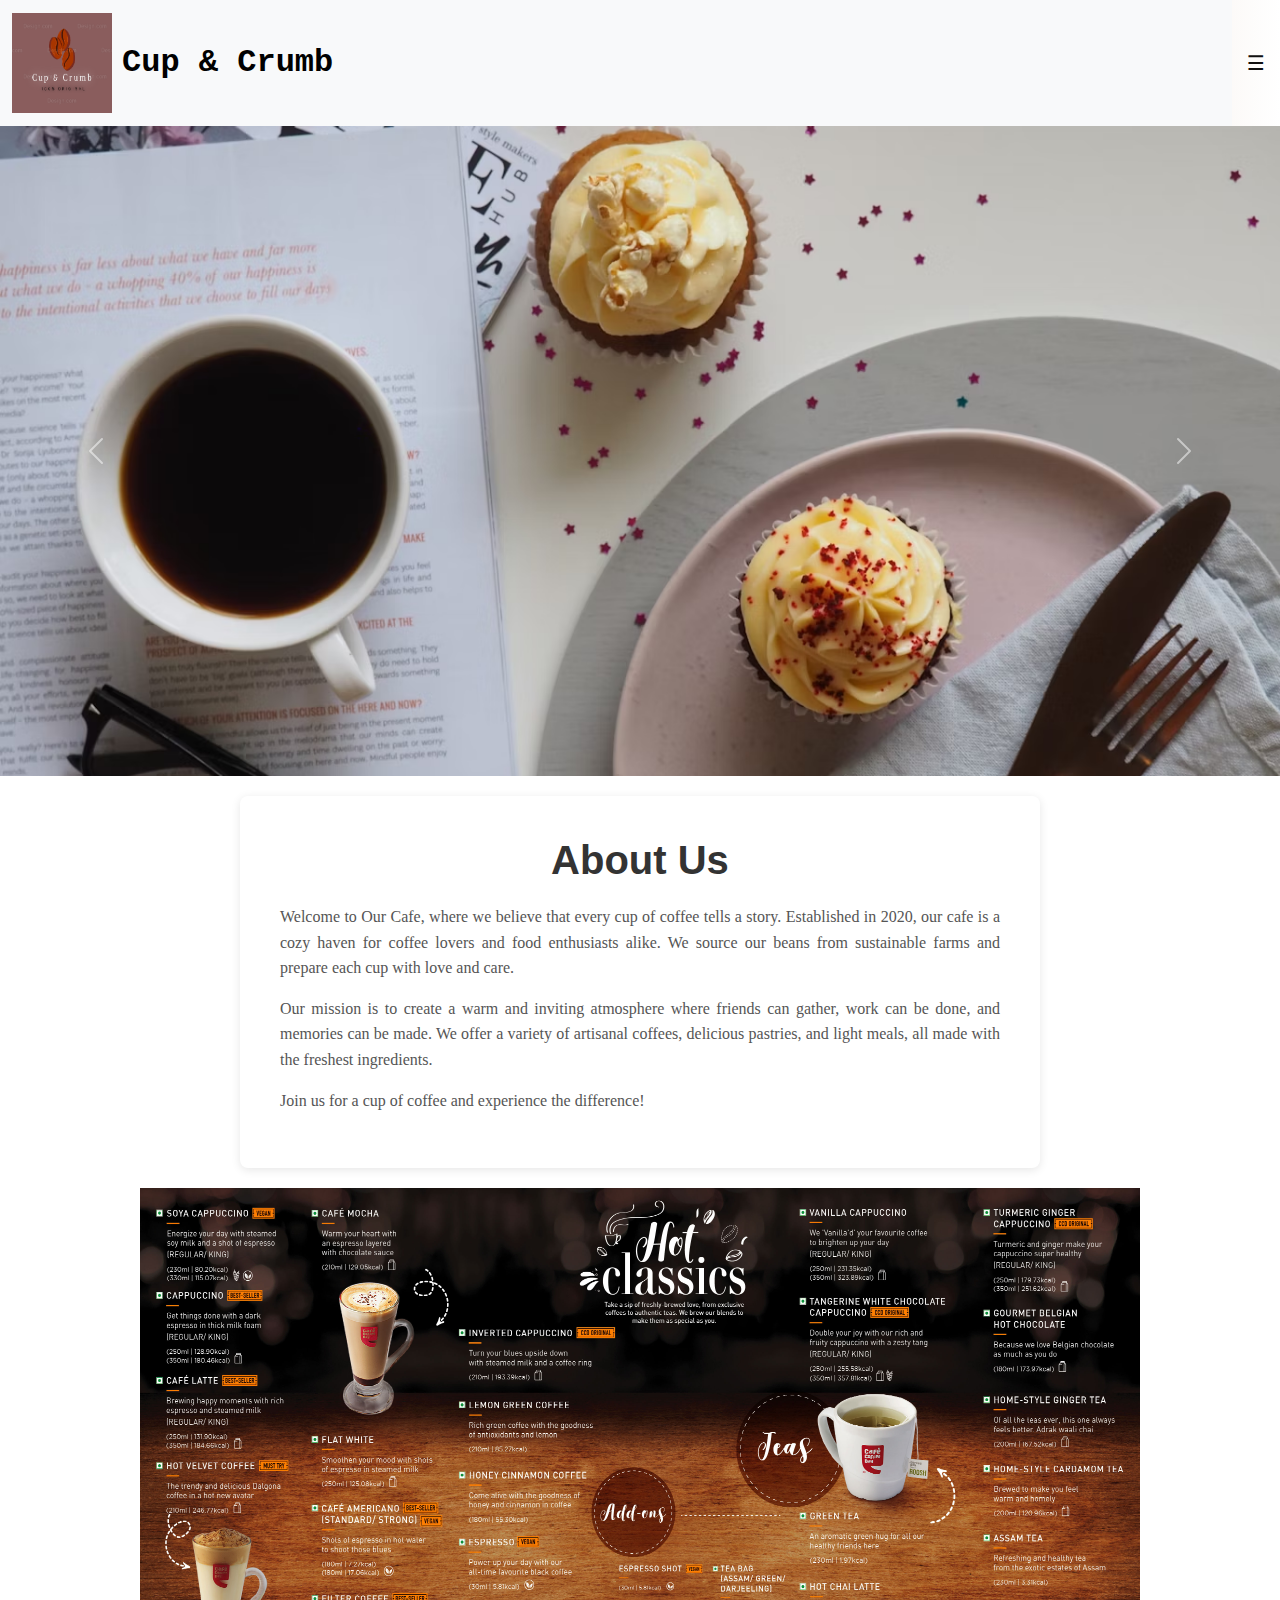
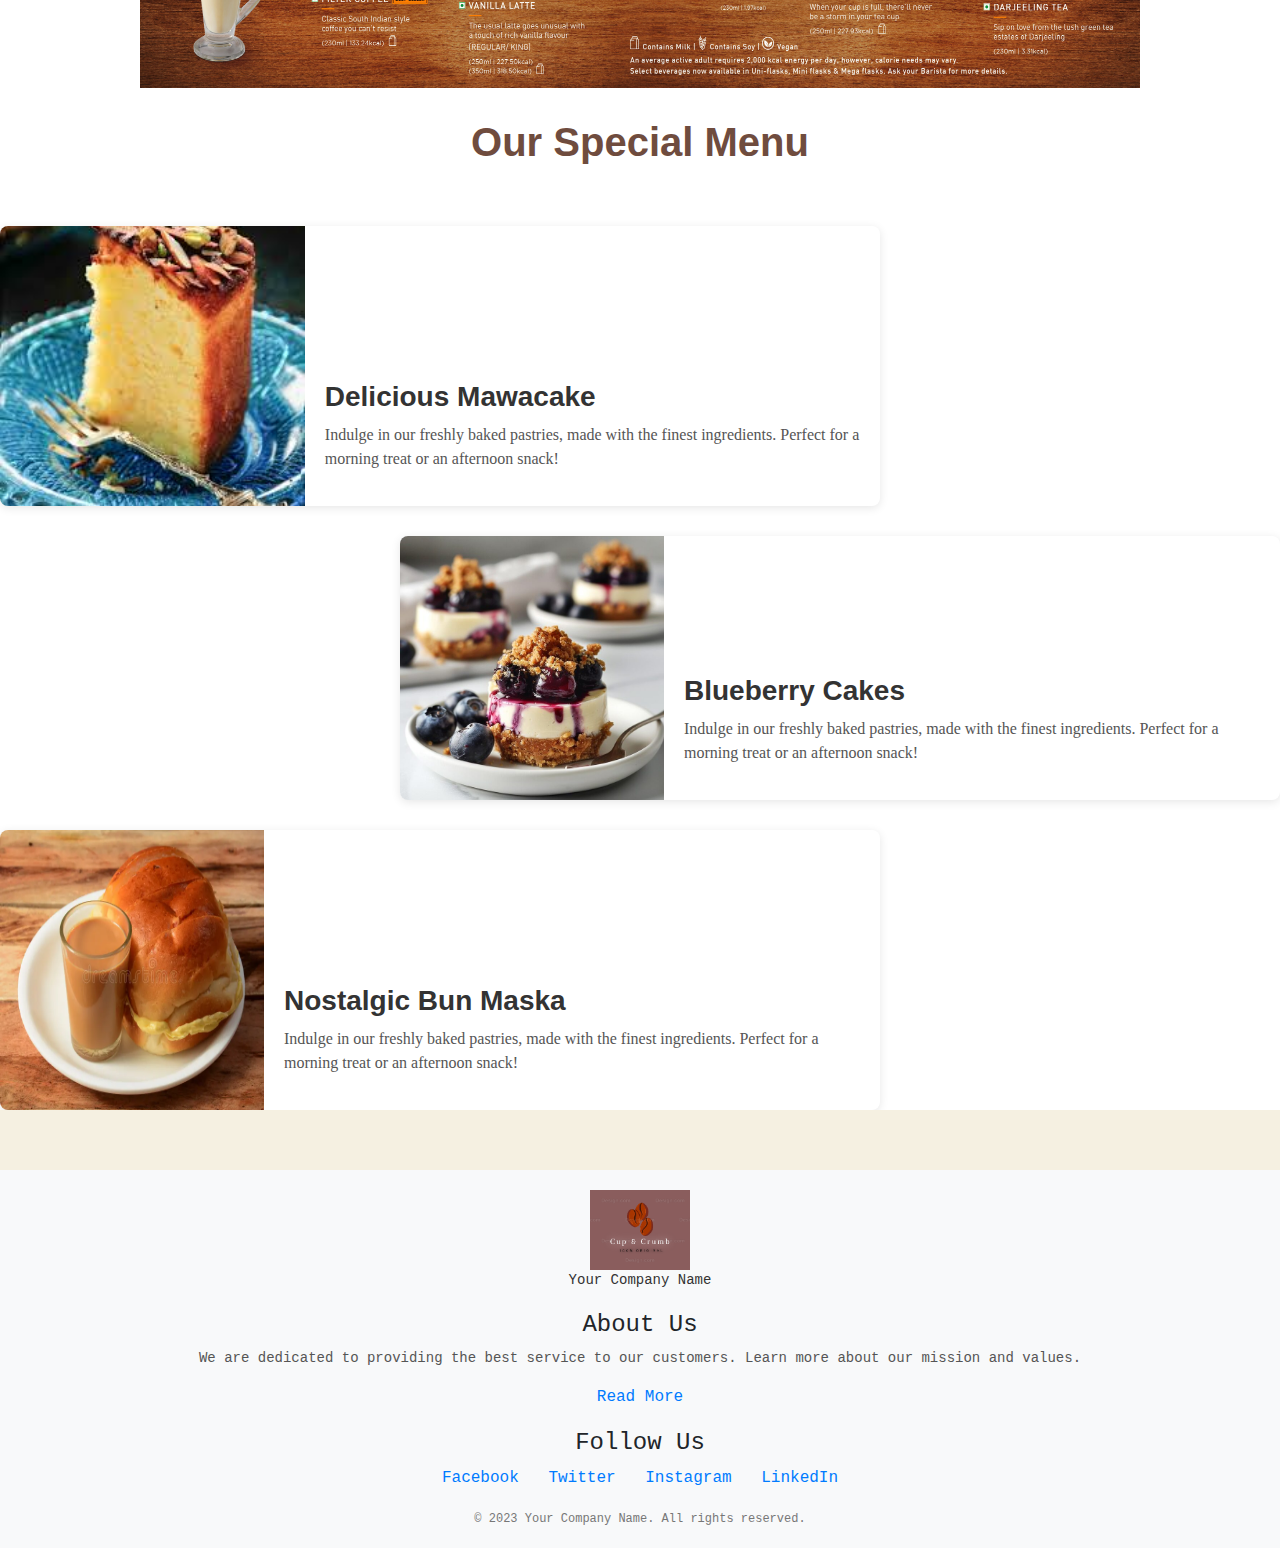
<file: index.html>
<!doctype html>
<html lang="en">
  <head>
    <meta charset="utf-8">
    <meta name="viewport" content="width=device-width, initial-scale=1">
    <title>Cup & Crumb</title>
    <link rel="stylesheet"href="style.css">
    <link rel="icon" href="logo1.png" type="image/png">
    <link href="https://cdn.jsdelivr.net/npm/bootstrap@5.3.3/dist/css/bootstrap.min.css" rel="stylesheet" integrity="sha384-QWTKZyjpPEjISv5WaRU9OFeRpok6YctnYmDr5pNlyT2bRjXh0JMhjY6hW+ALEwIH" crossorigin="anonymous">
  </head>
  <body>

    <!-- slide bar dashboard section -->
    <div id="mySidepanel" class="sidepanel">
      <a href="javascript:void(0)" class="closebtn" onclick="closeNav()">×</a>
      <a href="Signup.html">Sign Up</a>
      <a href="Aboutus.html">About us</a>
      <a href="locaion.html">location</a>
      <a href="contact.html">contact us</a>
      <a href="feature.html">Features</a>
    </div>
    <button class="openbtn" onclick="openNav()">☰</button>  
    
  
<!--A logo Section-->
<div class="logo1">
  <nav class="navbar bg-body-tertiary">
    <div class="container-fluid">
      <a class="navbar-brand" href="#">
        <img src="logo1.png" alt="Logo" width="100" height="100" class="d-inline-block align-text-top">

        <span>Cup & Crumb</span> 
      </a>
    </div>
    
  </nav>
  
</div>

<!-- side bar section -->
<!-- <div id="mySidepanel" class="sidepanel">
  <a href="javascript:void(0)" class="closebtn" onclick="closeNav()">×</a>
  <a href="#">About</a>
  <a href="#">Services</a>
  <a href="#">Clients</a>
  <a href="#">Contact</a>
</div>

<button class="openbtn" onclick="openNav()">☰ Toggle Sidepanel</button>   -->






<!--the Navbar Section-->
<!-- <nav class="search">
<nav class="navbar navbar-expand-lg bg-body-tertiary">
  
      <div class="container-fluid" >
        <a class="navbar-brand" href="#">Home</a>
        <button class="navbar-toggler" type="button" data-bs-toggle="collapse" data-bs-target="#navbarNavAltMarkup" aria-controls="navbarNavAltMarkup" aria-expanded="false" aria-label="Toggle navigation">
          <span class="navbar-toggler-icon"></span>
        </button>


        <div class="collapse navbar-collapse" id="navbarNavAltMarkup">
          <div class="navbar-nav">
            <li class="nav-item dropdown">
              <a class="nav-link dropdown-toggle" href="#" role="button" data-bs-toggle="dropdown" aria-expanded="false">
              Menu
              </a>
              <ul class="dropdown-menu">
                <li><a class="dropdown-item" href="coffee.html">Coffee,Tea & Milkshakes </a></li>
                <li><a class="dropdown-item" href="sandwitche.html">Sandwitches</a></li>
                <li><a class="dropdown-item" href="soda.html">Sodas</a></li>
                <li><a class="dropdown-item" href="cakes.html">Cakes</a></li>
              </ul>
            </li>


            <a class="nav-link" aria-current="page" href="location.html">Location</a>
            <a class="nav-link" href="Feature.html">Features</a>
            <a class="nav-link" href="contact us.html">contact us</a>
            
            <form class="searchbox" role="search">
              <input class="form-control me-2" type="search" placeholder="Ex.Cakes,Coffee..." aria-label="Search">
              <button class="btn btn-outline-success" type="submit">Search</button>
            </form>

          </div>
        </div>
      </div>
    
    </nav>
  </nav> -->

  <!--hero image section-->

  <div id="carouselExampleAutoplaying" class="carousel slide" data-bs-ride="carousel">
    <div class="carousel-inner">
      <div class="carousel-item active">
        <img src="hero3.png" class="d-block w-100" alt="shop">
      </div>
      <div class="carousel-item">
        <img src="hero2.png" class="d-block w-100" alt="cakes">
      </div>
      <div class="carousel-item">
        <img src="hero1.png" class="d-block w-100" alt="coffee">
      </div>
    </div>
    <button class="carousel-control-prev" type="button" data-bs-target="#carouselExampleAutoplaying" data-bs-slide="prev">
      <span class="carousel-control-prev-icon" aria-hidden="true"></span>
      <span class="visually-hidden">Previous</span>
    </button>
    <button class="carousel-control-next" type="button" data-bs-target="#carouselExampleAutoplaying" data-bs-slide="next">
      <span class="carousel-control-next-icon" aria-hidden="true"></span>
      <span class="visually-hidden">Next</span>
    </button>
  </div>

 <!--About me section-->
 <div class="about-section">
  <h1>About Us</h1>
  <p>Welcome to Our Cafe, where we believe that every cup of coffee tells a story. Established in 2020, our cafe is a cozy haven for coffee lovers and food enthusiasts alike. We source our beans from sustainable farms and prepare each cup with love and care.</p>
  <p>Our mission is to create a warm and inviting atmosphere where friends can gather, work can be done, and memories can be made. We offer a variety of artisanal coffees, delicious pastries, and light meals, all made with the freshest ingredients.</p>
  <p>Join us for a cup of coffee and experience the difference!</p>
</div>

<!-- menu card -->
<div class="menucard">
  <img src="img1.png" alt="menu">
</div>

<!-- title of fav menu section -->

<div class="titlemenu">

<h1>Our Special Menu</h1>

</div>


<!-- favourite menu-->


<div class="image-text-box">
  <img src="mawacake.png" alt="Delicious Pastry" class="image">
  <div class="text-content">
      <h3>Delicious Mawacake</h3>
      <p>Indulge in our freshly baked pastries, made with the finest ingredients. Perfect for a morning treat or an afternoon snack!</p>
     
  </div>
</div>


<div class="image-text-box_1">
  <img src="blueberrycake.png" alt="Delicious Pastry" class="image">
  <div class="text-content">
      <h3>Blueberry Cakes</h3>
      <p>Indulge in our freshly baked pastries, made with the finest ingredients. Perfect for a morning treat or an afternoon snack!</p>
      
  </div>
</div>

<div class="image-text-box_2">
  <img src="bunmaska.png" alt="Delicious Pastry" class="image">
  <div class="text-content">
      <h3>Nostalgic Bun Maska</h3>
      <p>Indulge in our freshly baked pastries, made with the finest ingredients. Perfect for a morning treat or an afternoon snack!</p>
    
  </div>
</div>


<!-- footer of webpage -->
<footer class="footersec"><footer style="background-color: #f8f9fa; padding: 20px; text-align: center;">
  <div style="margin-bottom: 20px;">
      <img src="logo1.png" alt="Company Logo" style="width: 100px; height: auto;">
      <p style="font-size: 14px; color: #333;">Your Company Name</p>
  </div>
  
  <div style="margin-bottom: 20px;">
      <h4>About Us</h4>
      <p style="font-size: 14px; color: #555;">
          We are dedicated to providing the best service to our customers. Learn more about our mission and values.
      </p>
      <a href="about.html" style="text-decoration: none; color: #007bff;">Read More</a>
  </div>
  
  <div>
      <h4>Follow Us</h4>
      <a href="https://facebook.com" style="margin: 0 10px; text-decoration: none; color: #007bff;">Facebook</a>
      <a href="https://twitter.com" style="margin: 0 10px; text-decoration: none; color: #007bff;">Twitter</a>
      <a href="https://instagram.com" style="margin: 0 10px; text-decoration: none; color: #007bff;">Instagram</a>
      <a href="https://linkedin.com" style="margin: 0 10px; text-decoration: none; color: #007bff;">LinkedIn</a>
  </div>

  <div style="margin-top: 20px; font-size: 12px; color: #777;">
    &copy; 2023 Your Company Name. All rights reserved.
</div>
</footer>


</footer>

  
  

  


    
<script>
  // side bar menu section
function openNav() {
  document.getElementById("mySidepanel").style.width = "300px";
}

function closeNav() {
  document.getElementById("mySidepanel").style.width = "0";
}

</script>
  </body>
</html>
</file>
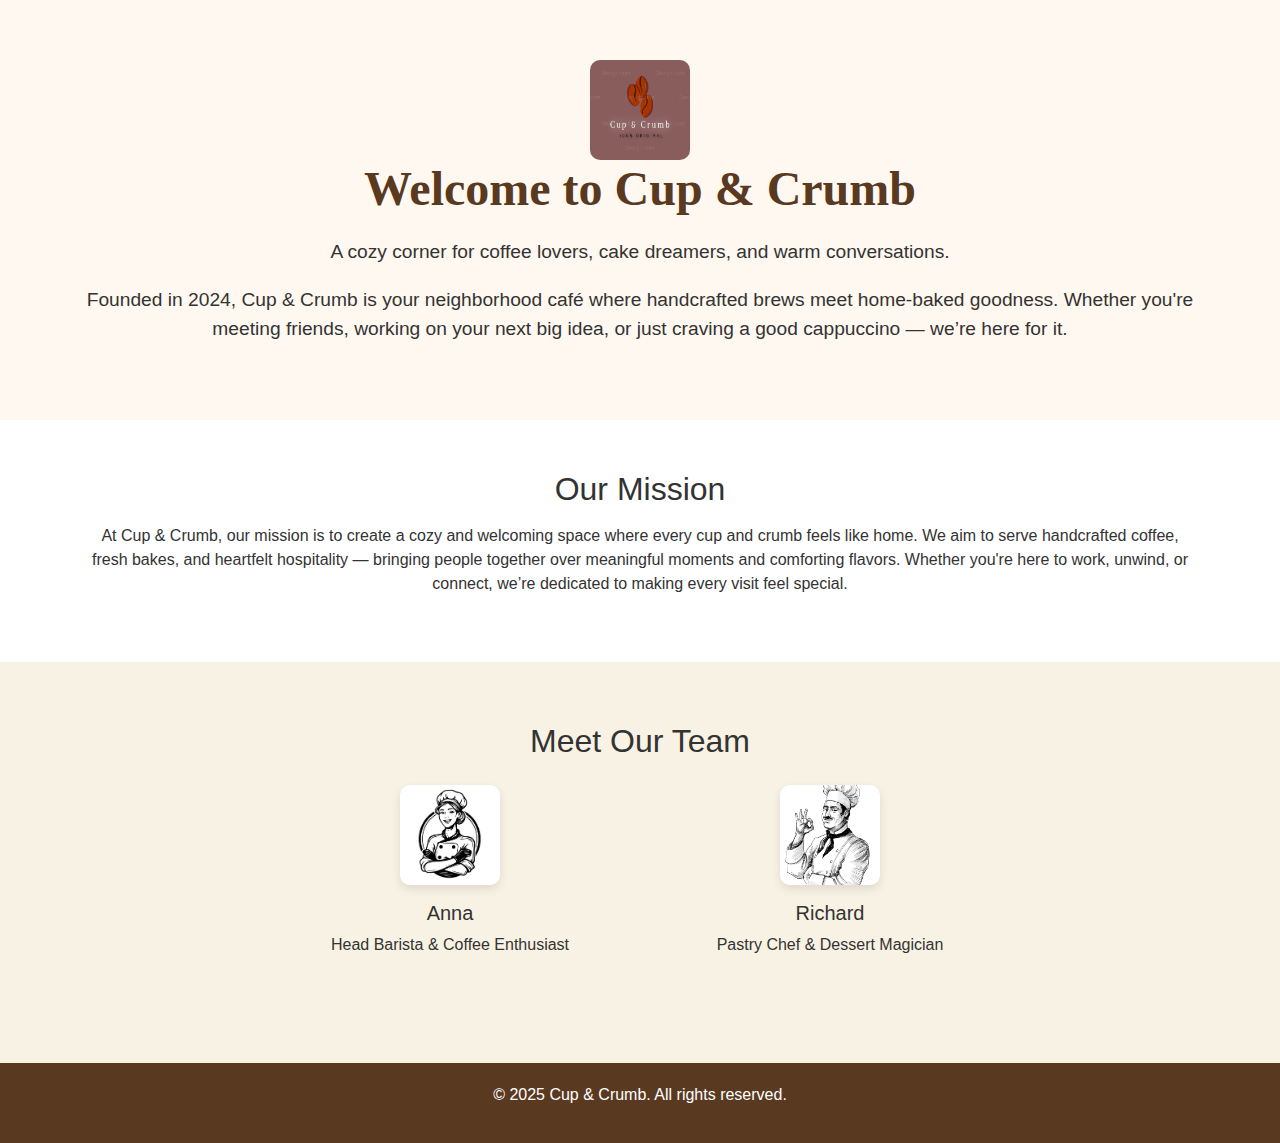
<file: aboutus.html>
<!DOCTYPE html>
<html lang="en">
<head>
  <meta charset="UTF-8">
  <title>About Us | Cup & Crumb</title>
  <meta name="viewport" content="width=device-width, initial-scale=1">
  <link href="https://cdn.jsdelivr.net/npm/bootstrap@5.3.3/dist/css/bootstrap.min.css" rel="stylesheet">
  <link rel="icon" href="logo1.png" type="image/png">
  <style>
    body {
      font-family: 'Segoe UI', sans-serif;
      background-color: #fdfaf6;
      color: #333;
    }
    .about-section {
      padding: 60px 15px;
      text-align: center;
      background-color: #fff8f0;
    }
    .about-section h1 {
      font-size: 3rem;
      font-weight: bold;
      color: #5a3921;
    }
    .about-section p {
      font-size: 1.2rem;
      margin-top: 20px;
    }
    .mission-section {
      padding: 50px 15px;
      background-color: #fff;
    }
    .team-section {
      padding: 60px 15px;
      background-color: #f8f2e4;
    }
    .team-member {
      margin-bottom: 30px;
    }
    .team-member img {
      border-radius: 50%;
      width: 150px;
      height: 150px;
      object-fit: cover;
      box-shadow: 0 4px 10px rgba(0,0,0,0.1);
    }
    footer {
      padding: 20px;
      background-color: #5a3921;
      color: white;
      text-align: center;
    }
    .container img{
        width: 100px;
        height: 100px;
        border-radius: 10px;
    }
    .container h1{
        font-weight: 800;
        font-family: 'Playfair Display', serif;
    }
  </style>
</head>
<body>

<!-- About Section -->
<section class="about-section">
  <div class="container">
    <img src="logo1.png" alt="logo">
    <h1>Welcome to Cup & Crumb</h1>
    <p>A cozy corner for coffee lovers, cake dreamers, and warm conversations.</p>
    <p>Founded in 2024, Cup & Crumb is your neighborhood café where handcrafted brews meet home-baked goodness. Whether you're meeting friends, working on your next big idea, or just craving a good cappuccino — we’re here for it.</p>
  </div>
</section>

<!-- Mission Section -->
<section class="mission-section">
  <div class="container text-center">
    <h2 >Our Mission</h2>
    <p class="mt-3">At Cup & Crumb, our mission is to create a cozy and welcoming space where every cup and crumb feels like home.
We aim to serve handcrafted coffee, fresh bakes, and heartfelt hospitality — bringing people together over meaningful moments and comforting flavors.
Whether you're here to work, unwind, or connect, we’re dedicated to making every visit feel special.
</p>
  </div>
</section>

<!-- Team Section -->
<section class="team-section">
  <div class="container text-center">
    <h2>Meet Our Team</h2>
    <div class="row justify-content-center mt-4">
      <div class="col-md-4 team-member">
        <img src="chef1.png" alt="Barista Anna">
        <h5 class="mt-3">Anna</h5>
        <p>Head Barista & Coffee Enthusiast</p>
      </div>
      <div class="col-md-4 team-member">
        <img src="chef2.png" alt="Chef Rahul">
        <h5 class="mt-3">Richard</h5>
        <p>Pastry Chef & Dessert Magician</p>
      </div>
    </div>
  </div>
</section>

<!-- Footer -->
<footer>
  <p>&copy; 2025 Cup & Crumb. All rights reserved.</p>
</footer>

</body>
</html>
</file>
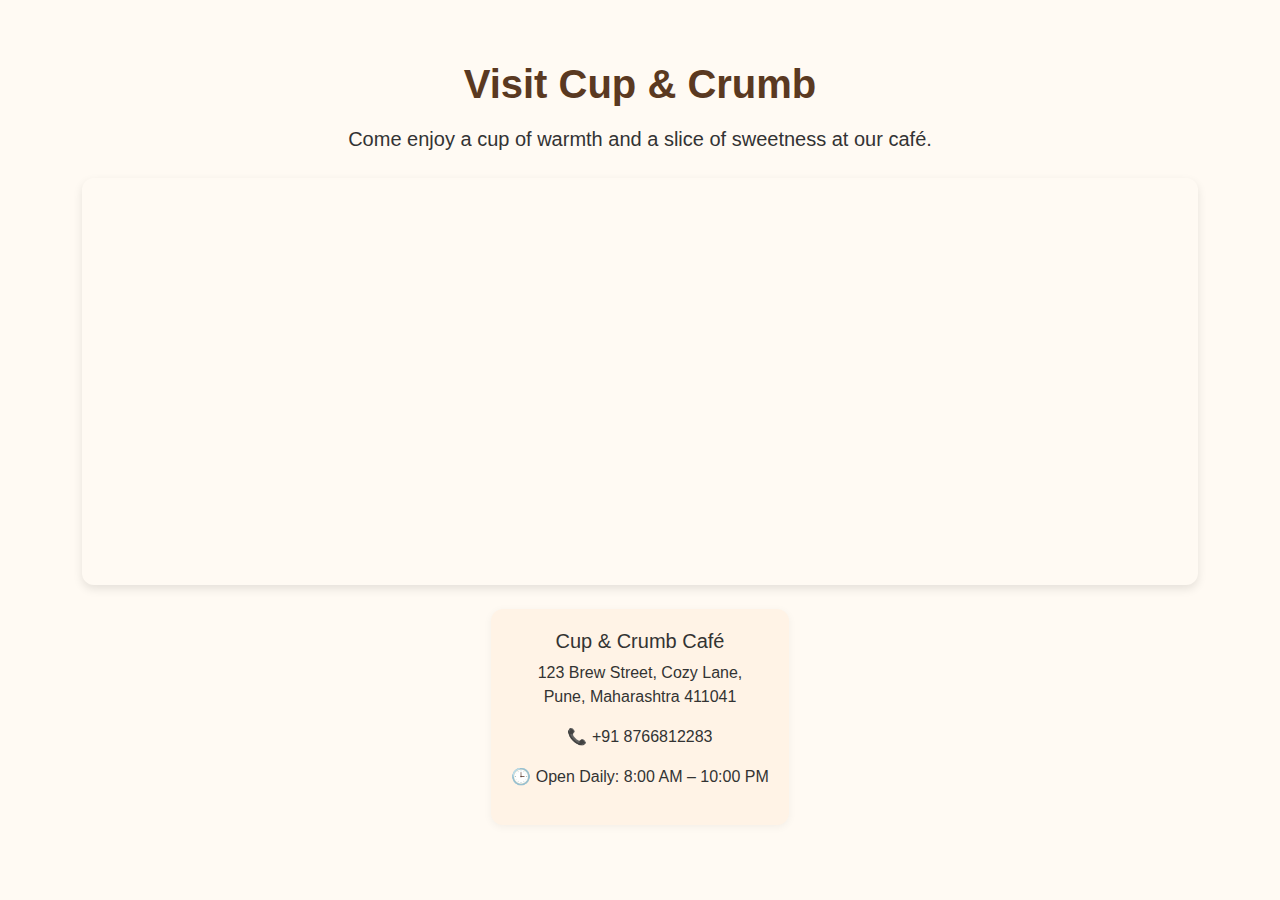
<file: location.html>
<!DOCTYPE html>
<html lang="en">
<head>
  <meta charset="UTF-8">
  <title>Our Location | Cup & Crumb</title>
  <meta name="viewport" content="width=device-width, initial-scale=1">
  <link href="https://cdn.jsdelivr.net/npm/bootstrap@5.3.3/dist/css/bootstrap.min.css" rel="stylesheet">
  <link rel="icon" href="logo1.png" type="image/png">
  <style>
    body {
      font-family: 'Poppins', sans-serif;
      background-color: #fffaf3;
      color: #333;
    }
    .location-section {
      padding: 60px 15px;
      text-align: center;
    }
    h1 {
      color: #5a3921;
      font-weight: bold;
    }
    .map-container {
      margin-top: 30px;
      border-radius: 12px;
      overflow: hidden;
      box-shadow: 0 4px 10px rgba(0,0,0,0.1);
    }
    iframe {
      width: 100%;
      height: 400px;
      border: none;
    }
    .address-box {
      margin-top: 30px;
      background-color: #fff3e6;
      padding: 20px;
      border-radius: 12px;
      box-shadow: 0 2px 8px rgba(0,0,0,0.05);
      display: inline-block;
    }
  </style>
</head>
<body>

<!-- Location Section -->
<section class="location-section">
  <div class="container">
    <h1>Visit Cup & Crumb</h1>
    <p class="lead mt-3">Come enjoy a cup of warmth and a slice of sweetness at our café.</p>

    <!-- Google Map Embed -->
    <div class="map-container mt-4">
      <iframe 
        src="https://www.google.com/maps/embed?pb=!1m18!1m12!1m3!1d3783.0071118469214!2d73.83180037516062!3d18.516003382573135!2m3!1f0!2f0!3f0!3m2!1i1024!2i768!4f13.1!3m3!1m2!1s0x3bc2c0717d111d0f%3A0x888d88df2bc74189!2sCafe!5e0!3m2!1sen!2sin!4v1684840000000!5m2!1sen!2sin" 
        allowfullscreen="" 
        loading="lazy" 
        referrerpolicy="no-referrer-when-downgrade">
      </iframe>
      
    </div>

    <!-- Address Info -->
    <div class="address-box mt-4">
      <h5>Cup & Crumb Café</h5>
      <p>123 Brew Street, Cozy Lane,<br>Pune, Maharashtra 411041</p>
      <p>📞 +91 8766812283</p>
      <p>🕒 Open Daily: 8:00 AM – 10:00 PM</p>
    </div>
  </div>
</section>

</body>
</html>
</file>
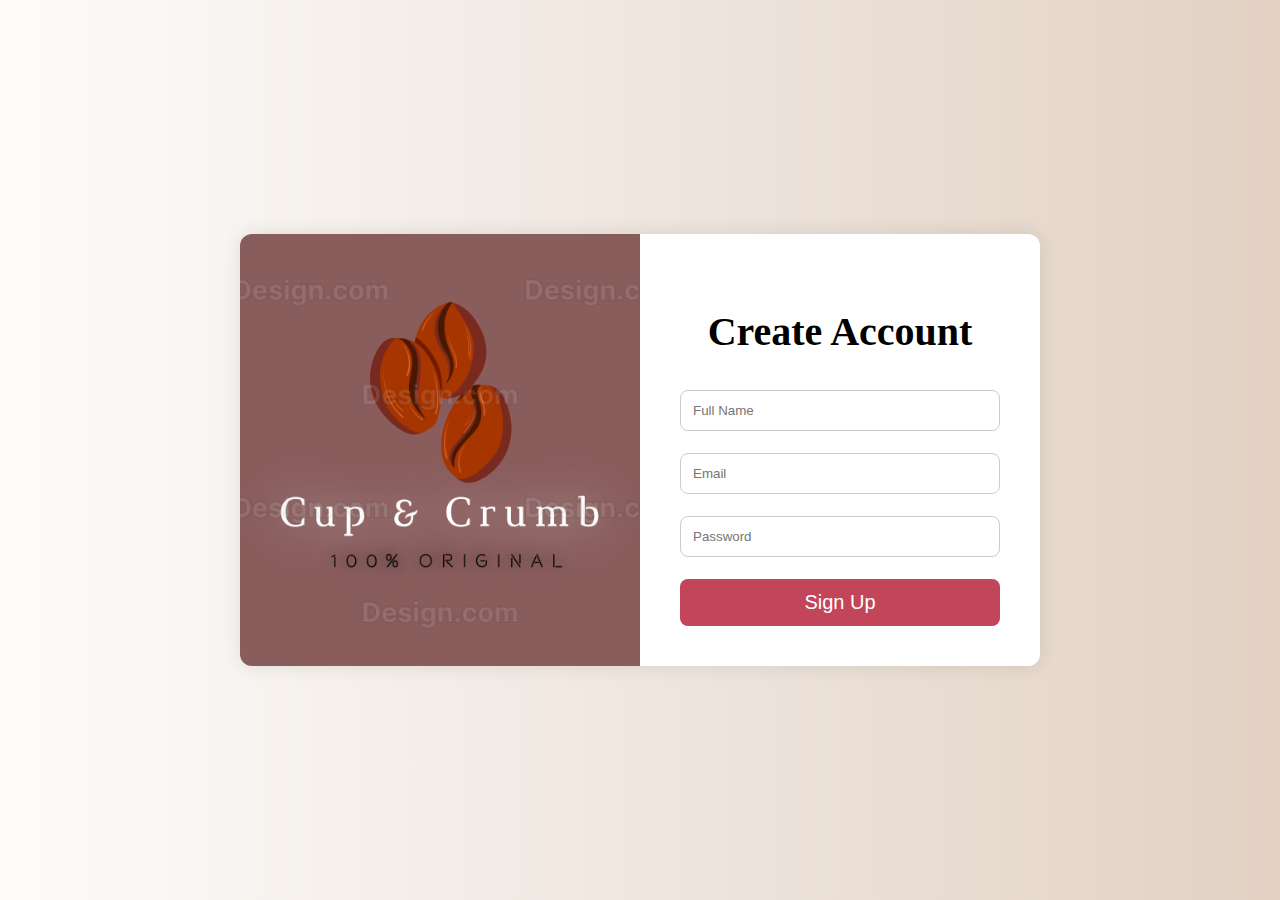
<file: Signup.html>
<!DOCTYPE html>
<html lang="en">
<head>
  <meta charset="UTF-8">
  <meta name="viewport" content="width=device-width, initial-scale=1">
  <title>Sign Up| Cup & Crumb</title>
  <style>
    * {
      box-sizing: border-box;
    }

    body {
      font-family: Arial, sans-serif;
      background: linear-gradient(to right, #fdfcfb, #e2d1c3);
      margin: 0;
      padding: 0;
      height: 100vh;
      display: flex;
      justify-content: center;
      align-items: center;
    }

    .container {
      display: flex;
      background: white;
      width: 800px;
      box-shadow: 0 0 20px rgba(0, 0, 0, 0.1);
      border-radius: 12px;
      overflow: hidden;
    }

    .image-section {
      width: 50%;
      background: #ddd;
    }

    .image-section img {
      width: 100%;
      height: 100%;
      object-fit: cover;
    }

    .form-section {
      width: 50%;
      padding: 40px;
    }

    .form-section h2 {
      text-align: center;
      margin-bottom: 25px;
      font-size: 2.5rem;
      font-family: 'Playfair Display', serif; 
    
    }

    input[type="text"],
    input[type="email"],
    input[type="password"] {
      width: 100%;
      padding: 12px;
      margin: 10px 0;
      border: 1px solid #ccc;
      border-radius: 8px;
    }

    button {
      width: 100%;
      padding: 12px;
      background-color: rgb(194, 69, 90);
      color: white;
      border: none;
      border-radius: 8px;
      font-size: 20px;
      cursor: pointer;
      margin-top: 10px;
    }

    button:hover {
      background-color: rgb(184, 91, 106);
    }

    .error {
      color: red;
      font-size: 14px;
      margin-top: -8px;
      margin-bottom: 10px;
    }

    @media (max-width: 768px) {
      .container {
        flex-direction: column;
        width: 90%;
      }

      .image-section,
      .form-section {
        width: 100%;
      }

      .image-section {
        height: 200px;
      }
    }
    
  </style>
</head>
<body>

  <div class="container">
    <div class="image-section">
      <img src="logo1.png" alt="Sign Up Image">
    </div>
    <div class="form-section">
      <h2>Create Account</h2>
      <form id="signupForm">
        <input type="text" id="name" placeholder="Full Name" required>
        <div class="error" id="nameError"></div>

        <input type="email" id="email" placeholder="Email" required>
        <div class="error" id="emailError"></div>

        <input type="password" id="password" placeholder="Password" required>
        <div class="error" id="passwordError"></div>

        <button type="submit">Sign Up</button>
      </form>
    </div>
  </div>






  <script>
    document.getElementById("signupForm").addEventListener("submit", function(e) {
      e.preventDefault();

      document.getElementById("nameError").textContent = "";
      document.getElementById("emailError").textContent = "";
      document.getElementById("passwordError").textContent = "";

      const name = document.getElementById("name").value.trim();
      const email = document.getElementById("email").value.trim();
      const password = document.getElementById("password").value;

      let valid = true;

      if (name === "") {
        document.getElementById("nameError").textContent = "Name is required";
        valid = false;
      }

      const emailPattern = /^[^\s@]+@[^\s@]+\.[^\s@]+$/;
      if (!emailPattern.test(email)) {
        document.getElementById("emailError").textContent = "Enter a valid email";
        valid = false;
      }

      if (password.length < 6) {
        document.getElementById("passwordError").textContent = "Password must be at least 6 characters";
        valid = false;
      }

      if (valid) {
        alert("Sign up successful!");
        document.getElementById("signupForm").reset();
      }
    });
  </script>

</body>
</html>
</file>
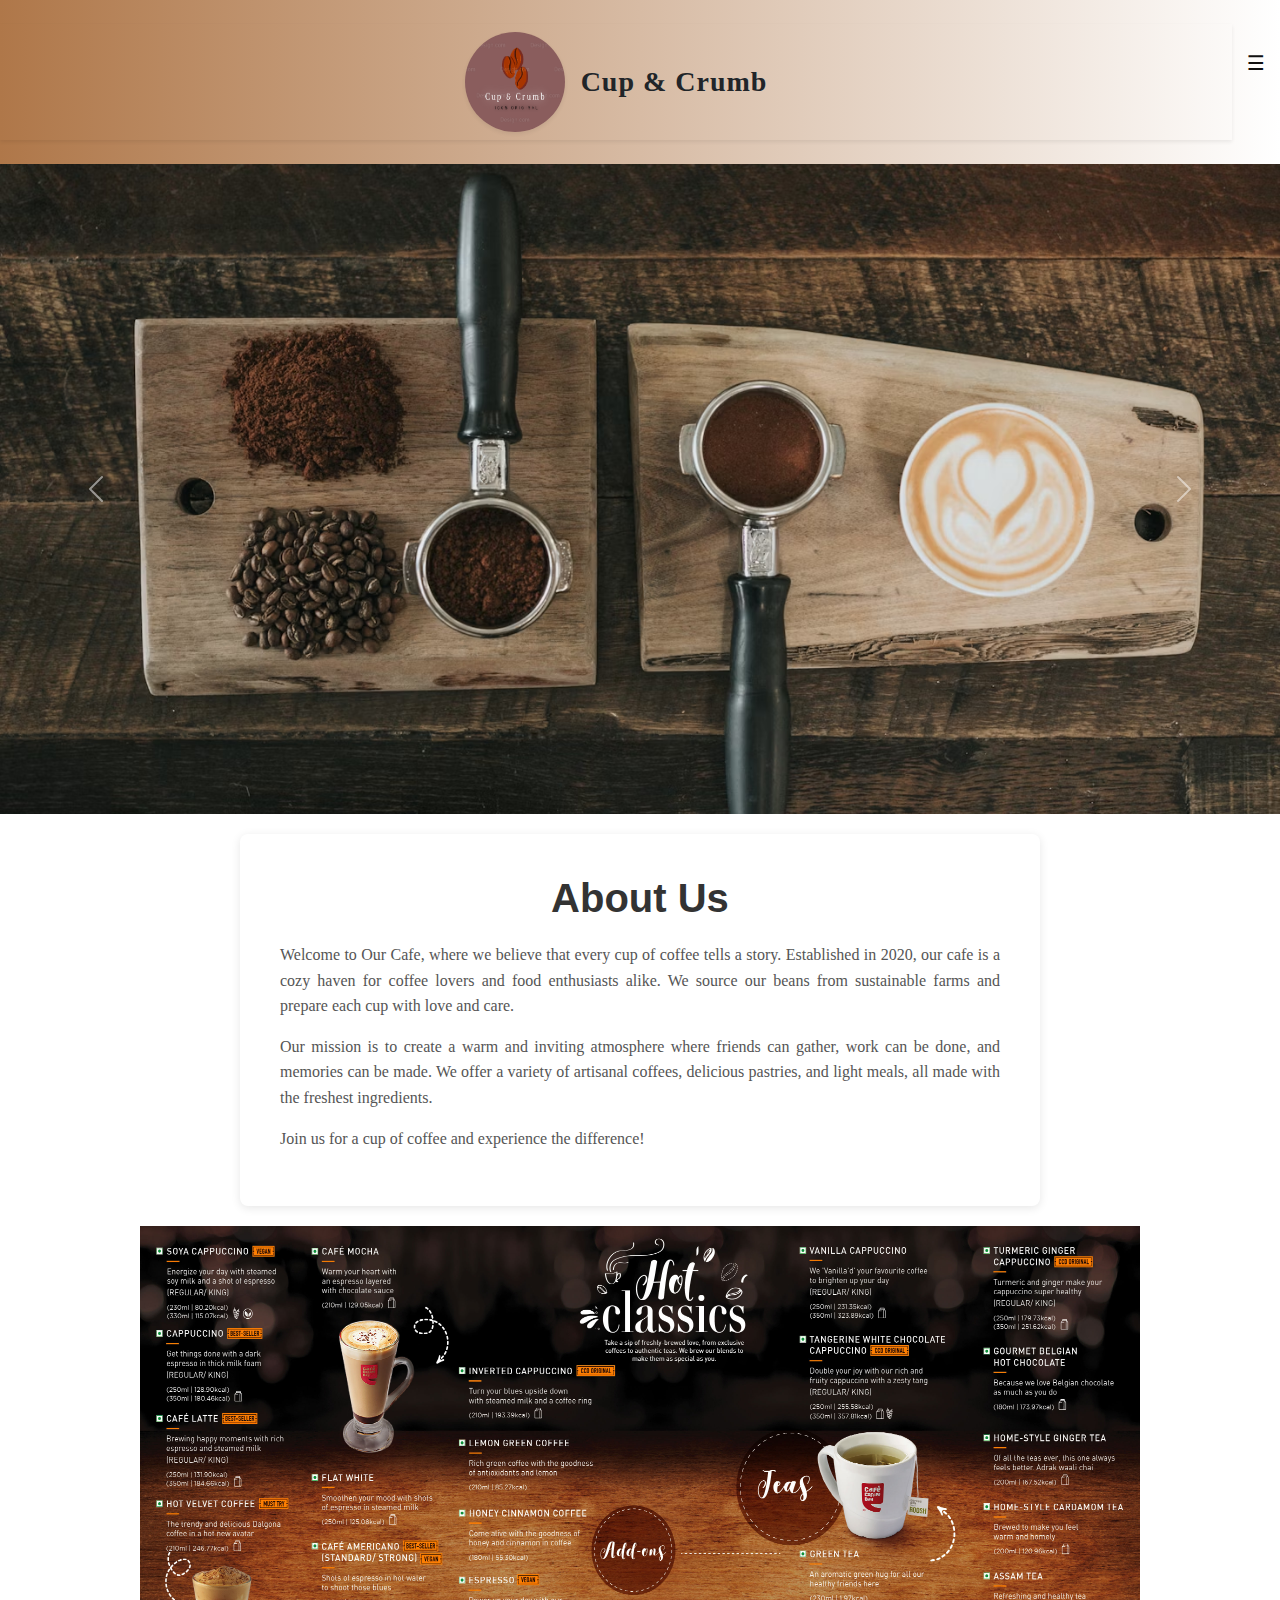
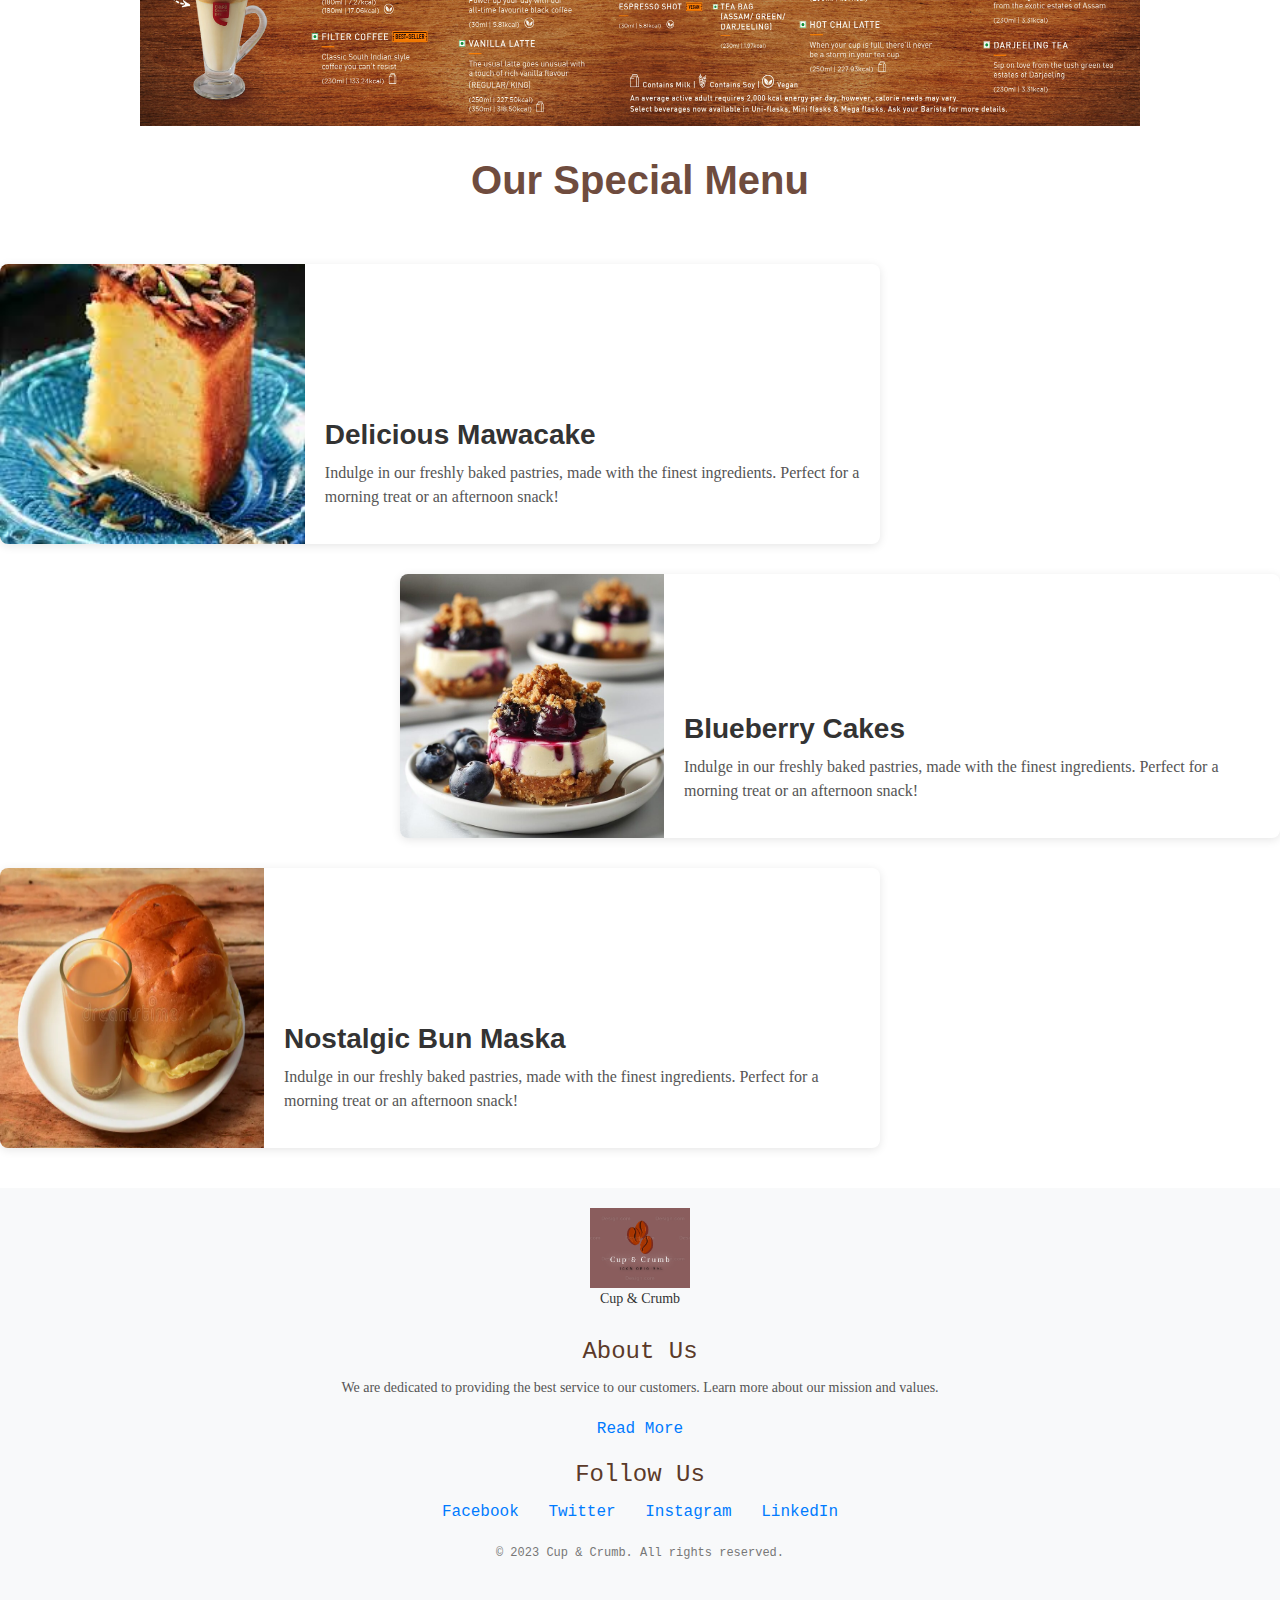
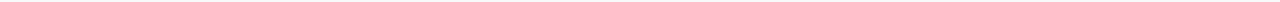
<file: test.html>
<!doctype html>
<html lang="en">
  <head>
    <meta charset="utf-8">
    <meta name="viewport" content="width=device-width, initial-scale=1">
    <title>Cup & Crumb</title>
    <link rel="stylesheet" href="style.css">
    <link rel="icon" href="logo1.png" type="image/png">
    <link href="https://cdn.jsdelivr.net/npm/bootstrap@5.3.3/dist/css/bootstrap.min.css" rel="stylesheet" integrity="sha384-QWTKZyjpPEjISv5WaRU9OFeRpok6YctnYmDr5pNlyT2bRjXh0JMhjY6hW+ALEwIH" crossorigin="anonymous">
    <link href="https://fonts.googleapis.com/css2?family=Playfair+Display&display=swap" rel="stylesheet">

</head>
  <body>

    <!-- Slide bar dashboard section -->
    <div id="mySidepanel" class="sidepanel">
  <a href="javascript:void(0)" class="closebtn" onclick="closeNav()">×</a>
  <a href="Signup.html">Sign Up</a>
  <a href="Aboutus.html">About Us</a>
  <a href="location.html">Location</a>
  
</div>


<button class="openbtn" onclick="openNav()">☰</button>
    <!-- Logo Section -->

<div class="logo1 py-4">
  <nav class="navbar shadow-sm" style="background-color: transparent;">
    <div class="container d-flex justify-content-center align-items-center gap-3">
      <img src="logo1.png" alt="Logo" width="100" height="100" class="rounded-circle shadow-sm">  
      <span class="brand-text fw-bold fs-3 text-dark">Cup & Crumb</span>
    </div>
  </nav>
</div>

   <!-- hero image section -->
</div>
    <div id="carouselExample" class="carousel slide" data-bs-ride="carousel">
  <div class="carousel-inner">
    <div class="carousel-item active">
      <img src="hero1.png" class="d-block w-100 hero-img" alt="Hero Image 1">
    </div>
    <div class="carousel-item">
      <img src="hero2.png" class="d-block w-100 hero-img" alt="Hero Image 2">
    </div>
    <div class="carousel-item">
      <img src="hero3.png" class="d-block w-100 hero-img" alt="Hero Image 3">
    </div>
  </div>

  <button class="carousel-control-prev" type="button" data-bs-target="#carouselExample" data-bs-slide="prev">
    <span class="carousel-control-prev-icon" aria-hidden="true"></span>
    <span class="visually-hidden">Previous</span>
  </button>

  <button class="carousel-control-next" type="button" data-bs-target="#carouselExample" data-bs-slide="next">
    <span class="carousel-control-next-icon" aria-hidden="true"></span>
    <span class="visually-hidden">Next</span>
  </button>
</div>

    <!-- About Us Section -->
    <div class="about-section glow">
      <h1>About Us</h1>
      <p>Welcome to Our Cafe, where we believe that every cup of coffee tells a story. Established in 2020, our cafe is a cozy haven for coffee lovers and food enthusiasts alike. We source our beans from sustainable farms and prepare each cup with love and care.</p>
      <p>Our mission is to create a warm and inviting atmosphere where friends can gather, work can be done, and memories can be made. We offer a variety of artisanal coffees, delicious pastries, and light meals, all made with the freshest ingredients.</p>
      <p>Join us for a cup of coffee and experience the difference!</p>
    </div>

    <!-- Menu Card -->
    <div class="menucard">
      <img src="img1.png" alt="menu">
    </div>

    <!-- Title of Favorite Menu Section -->
    <div class="titlemenu">
      <h1>Our Special Menu</h1>
    </div>

    <!-- Favorite Menu Items -->
    <div class="image-text-box">
      <img src="mawacake.png" alt="Delicious Pastry" class="image">
      <div class="text-content">
        <h3>Delicious Mawacake</h3>
        <p>Indulge in our freshly baked pastries, made with the finest ingredients. Perfect for a morning treat or an afternoon snack!</p>
      </div>
    </div>

    <div class="image-text-box_1">
      <img src="blueberrycake.png" alt="Blueberry Cake" class="image">
      <div class="text-content">
        <h3>Blueberry Cakes</h3>
        <p>Indulge in our freshly baked pastries, made with the finest ingredients. Perfect for a morning treat or an afternoon snack!</p>
      </div>
    </div>

    <div class="image-text-box_2" style="margin-bottom: 40px">
      <img src="bunmaska.png" alt="Bun Maska" class="image">
      <div class="text-content">
        <h3>Nostalgic Bun Maska</h3>
        <p>Indulge in our freshly baked pastries, made with the finest ingredients. Perfect for a morning treat or an afternoon snack!</p>
      </div>
    </div>


    <!-- Footer Section--> 

    <div class="footer">
    <footer class="footersec" style="background-color: #f8f9fa; padding: 20px; text-align: center; font-family: 'Times New Roman', Times, serif;">
      <div style="margin-bottom: 20px;">
        <img src="logo1.png" alt="Company Logo" style="width: 100px; height: auto;">
        <p style="font-size: 14px; color: #333;">Cup & Crumb</p>
      </div>
      <div style="margin-bottom: 20px;">
        <h4>About Us</h4>
        <p style="font-size: 14px; color: #555;">
          We are dedicated to providing the best service to our customers. Learn more about our mission and values.
        </p>
        <a href="about.html" style="text-decoration: none; color: #007bff;">Read More</a>
      </div>
      <div>
        <h4>Follow Us</h4>
        <a href="https://facebook.com" style="margin: 0 10px; text-decoration: none; color: #007bff;">Facebook</a>
        <a href="https://twitter.com" style="margin: 0 10px; text-decoration: none; color: #007bff;">Twitter</a>
        <a href="https://instagram.com" style="margin: 0 10px; text-decoration: none; color: #007bff;">Instagram</a>
        <a href="https://linkedin.com" style="margin: 0 10px; text-decoration: none; color: #007bff;">LinkedIn</a>
      </div>
      <div style="margin-top: 20px; font-size: 12px; color: #777;">
        &copy; 2023 Cup & Crumb. All rights reserved.
      </div>
    </footer>
    </div>



 <!-- Script Section -->
    <script src="https://cdn.jsdelivr.net/npm/bootstrap@5.3.3/dist/js/bootstrap.bundle.min.js"></script>

<script>
  function openNav() {
    document.getElementById("mySidepanel").style.width = "300px";
  }

  function closeNav() {
    document.getElementById("mySidepanel").style.width = "0";
  }
</script>

  </body>
</html>
</file>
<file: style.css>
*{
    margin: 0;
    padding:0;
    font-family: 'Courier New', Courier, monospace;
    background-color:transparent;
}

body{
    background-color:blanchedalmond;
}

  
/*logo section end*/
.brand-text {
  font-family: 'Georgia', serif;
  font-size: 3rem;
  font-weight: bold;
  color: #5e3c1b; /* Coffee brown tone */
  letter-spacing: 1px;
}
.logo1 {
  background: linear-gradient(to right, #af7749, white);
  border-bottom: 0px solid #e2c5c5;
}

.logo1 span{
    font-size: 2rem;
}

/* slide section */


.sidepanel {
    height: 250px; /* Specify a height */
    width: 0; /* 0 width - change this with JavaScript */
    position:fixed; /* Stay in place */
    z-index: 1; /* Stay on top */
    top: 0;
    right: 0;
    background-color:whitesmoke; /* Black*/
    overflow-x: hidden; /* Disable horizontal scroll */
    padding-top: 60px; /* Place content 60px from the top */
    transition: 0.5s; /* 0.5 second transition effect to slide in the sidepanel */

  }
  
  /* The sidepanel links */
  .sidepanel a {
    padding: 8px 8px 8px 32px;
    text-decoration: none;
    font-size: 25px;
    color: #181717;
    font-weight: 400;
    display: block;
    transition: 0.3s;
  }
  
  /* When you mouse over the navigation links, change their color */
  .sidepanel a:hover {
    color: brown;
  }
  
  /* Position and style the close button (top right corner) */
  .sidepanel .closebtn {
    position: absolute;
    top: 0;
    right: 25px;
    font-size: 36px;
    margin-left: 50px;
  }
  
  /* Style the button that is used to open the sidepanel */
  .openbtn {
    height: 126px;
    font-size: 20px;
    cursor: pointer;
    background-color:transparent;
    color: rgb(17, 16, 16);
    padding: 10px 15px;
    border: none;
    float:right;
  
  }
  
  .openbtn:hover {
    background-color: transparent;
    font-weight: 500;
  }


/* navbar section */

.navbar {
    margin-top: auto;
    padding: 1.5rem; /* Adjust the padding as needed */
    font-weight: 700;
    font-family:'Segoe UI', Tahoma, Geneva, Verdana, sans-serif;
    color: #6f4c3e;

}

.navbar-nav .nav-link {
    font-size: 1.50rem; /* Increase font size */
    padding: 0.75rem 1rem;
   color: #6f4c3e;
    /* Adjust padding for nav links */
}

.dropdown-menu {
    font-size: 1.50rem;
     /* Increase font size for dropdown items */
}
.navbar-brand{
    font-size: 1.50 rem;
    
}

.form-control{
    align-content:left;
}
.container-fluid a{
    font-size: 1.50rem;
    font-family: 'Segoe UI', Tahoma, Geneva, Verdana, sans-serif;
    font-weight: 600;
}

.searchbox{
    height: 65px;
    width: auto;
    margin: 0px 200px;
}

/* hero section*/

.carousel-item {
  height: 650px; 
  overflow: hidden;
}

.hero-img {
  width: 100%;
  height: 100%;
  object-fit: cover;
}


/*.carousel-item{
    height: 500px;
    object-fit: cover;
    width: 100%;
    }*/

.searchbox{
    justify-content: flex-end;
    display:flex;
    justify-content:end;
    align-content: end;
}

/*about me section*/

.glow:hover {
  box-shadow: 0 0 10px whitesmoke, 0 0 20px #85463be0;
  transition: 1.0s ease;
}


.about-section {
    background-color: #fff;
    padding: 40px;
    margin: 20px auto;
    max-width: 800px;
    border-radius: 8px;
    box-shadow: 0 2px 10px rgba(0, 0, 0, 0.1);
    font-family: Verdana, Geneva, Tahoma, sans-serif;
}

.about-section h1 {
    color: #333;
    text-align: center;
    margin-bottom: 20px;
    font-family: Verdana, Geneva, Tahoma, sans-serif;
    font-weight: 800;
    background-color: white;
}
.about-section p {
    color: #555;
    line-height: 1.6;
    margin-bottom: 15px;
    text-align: justify;
    font-family: Cambria, Cochin, Georgia, Times, 'Times New Roman', serif;
    font-weight: 400;
    background-color:white;
}


/* menu card */

.menucard img{
    width: 1000px;
    height: 500px;
    justify-content: center;
    display: flex;
    margin: auto;
    
}

/* tile menu section */
.titlemenu h1{
   color:#6f4c3e;
   font-weight: 800;
   font-family: Verdana, Geneva, Tahoma, sans-serif;
   margin: auto;
  width: 50%;
  text-align: center;
  padding: 30px;

}


/* favourite menu*/

/* firts box 1 */
.image-text-box {
    display: flex;
    align-items: end;
    background-color: white;
    border-radius: 8px;
    box-shadow: 0 2px 10px rgba(0, 0, 0, 0.1);
    overflow: hidden;
    max-width: 1000px;
    max-height: 280px;
    margin: 20px  50px auto;
    margin: 30px 400px 0px 0px;
}

.image {
    width: 50%; /* Adjust the width as needed */
    height: auto; /* Maintain aspect ratio */
}

.text-content {
    padding: 20px;
    display: flex;
    flex-direction: column;
    justify-content: center;

}

.text-content h3 {
    margin: 0 0 10px;
    color: #333;
    font-weight: bold;
    font-family: 'Segoe UI', Tahoma, Geneva, Verdana, sans-serif;
}

.text-content p {
    color: #555;
    line-height: 1.5;
    margin-bottom: 15px;
    font-family: Cambria, Cochin, Georgia, Times, 'Times New Roman', serif;
}

.text-content button {
    padding: 10px;
    background-color: #6f4c3e;
    color: white;
    border: none;
    border-radius: 4px;
    cursor: pointer;
    transition: background-color 0.3s;
}

.text-content button:hover {
    background-color: #5a3e32;
}

/* second box 2 */

.image-text-box_1 {
    display: flex;
    align-items: end;
    justify-content: end;
    background-color: white;
    border-radius: 8px;
    box-shadow: 0 2px 10px rgba(0, 0, 0, 0.1);
    overflow: hidden;
    max-width: 1000px;
    max-height: 400px;
    margin: 30px 0px 0px 400px;
    
}
.image-text-box_1 img {
    width: 30%; /* Adjust the width as needed */
    height: auto; /* Maintain aspect ratio */
}

.text-content {
    padding: 20px;
    display: flex;
    flex-direction: column;
    justify-content: center;

}
.text-content h3 {
    margin: 0 0 10px;
    color: #333;
    font-weight: bold;
    font-family: 'Segoe UI', Tahoma, Geneva, Verdana, sans-serif;
}

.text-content p {
    color: #555;
    line-height: 1.5;
    margin-bottom: 15px;
}
.text-content button {
    padding: 10px;
    background-color: #6f4c3e;
    color: white;
    border: none;
    border-radius: 4px;
    cursor: pointer;
    transition: background-color 0.3s;
}

.text-content button:hover {
    background-color: #5a3e32;
}


/* third box */
.image-text-box_2 {
    display: flex;
    align-items: end;
    justify-content: end;
    background-color: white;
    border-radius: 8px;
    box-shadow: 0 2px 10px rgba(0, 0, 0, 0.1);
    overflow: hidden;
    max-width: 1000px;
    height: 280px;
    margin: 30px 400px 0px 0px;
    
}
.image-text-box_2 img {
    width: 30%; /* Adjust the width as needed */
    height: 100%; /* Maintain aspect ratio */
}
.text-content {
    padding:
     20px;
    display: flex;
    flex-direction: column;
    justify-content: center;

}
.text-content h3 {
    margin: 0 0 10px;
    color: #333;
    font-weight: bold;
    font-family: 'Segoe UI', Tahoma, Geneva, Verdana, sans-serif;
}

.text-content p {
    color: #555;
    line-height: 1.5;
    margin-bottom: 15px;
}
.text-content button {
    padding: 10px;
    background-color: #6f4c3e;
    color: white;
    border: none;
    border-radius: 4px;
    cursor: pointer;
    transition: background-color 0.3s;
}

.text-content button:hover {
    background-color: #5a3e32;
}

/* logo section  */


.logo {
    background-color: #f8f9fa; 
    padding: 10px 20px; 
}

.navbar-brand {
    display: flex; 
    align-items: center; 
}

.navbar-brand img {
    margin-right: 10px; 
}

h1 {
    font-size: 24px; 
    color: #333; 
    margin: 0; 
}
.navbar-brand:hover {
    text-decoration: none; 
    color: #007bff; 
}

/*footer section*/

.footersec {
    background-color: #f5f0e1; 
    padding-top: 60px;
    text-align: center;
    font-family:'Times New Roman', Times, serif;
    
}

.footer img {
    width: 150px; /* Adjust the size of the logo */
    height: auto;
}

.footer h4 {
    color: #5b3a29; /* Darker brown for headings */
    margin-bottom: 10px;
}

.footer p {
    height: 30px;
    font-size: 14px;
    font-family: 'Times New Roman', Times, serif;
    color: #4a3c31; /* Medium brown for text */
    margin: 0 0 10px;
}

.footer a {
    text-decoration: none;
    color: #7a5b3a; /* Lighter brown for links */
    margin: 0 10px;
}

.footer a:hover {
    color: #5b3a29; /* Darker brown on hover */
}

.footer div {
    margin-bottom: 20px;
}

.footer .copyright {
    margin-top: 20px;
    font-size: 12px;
    color: #7a5b3a; /* Lighter brown for copyright text */
}
</file>
